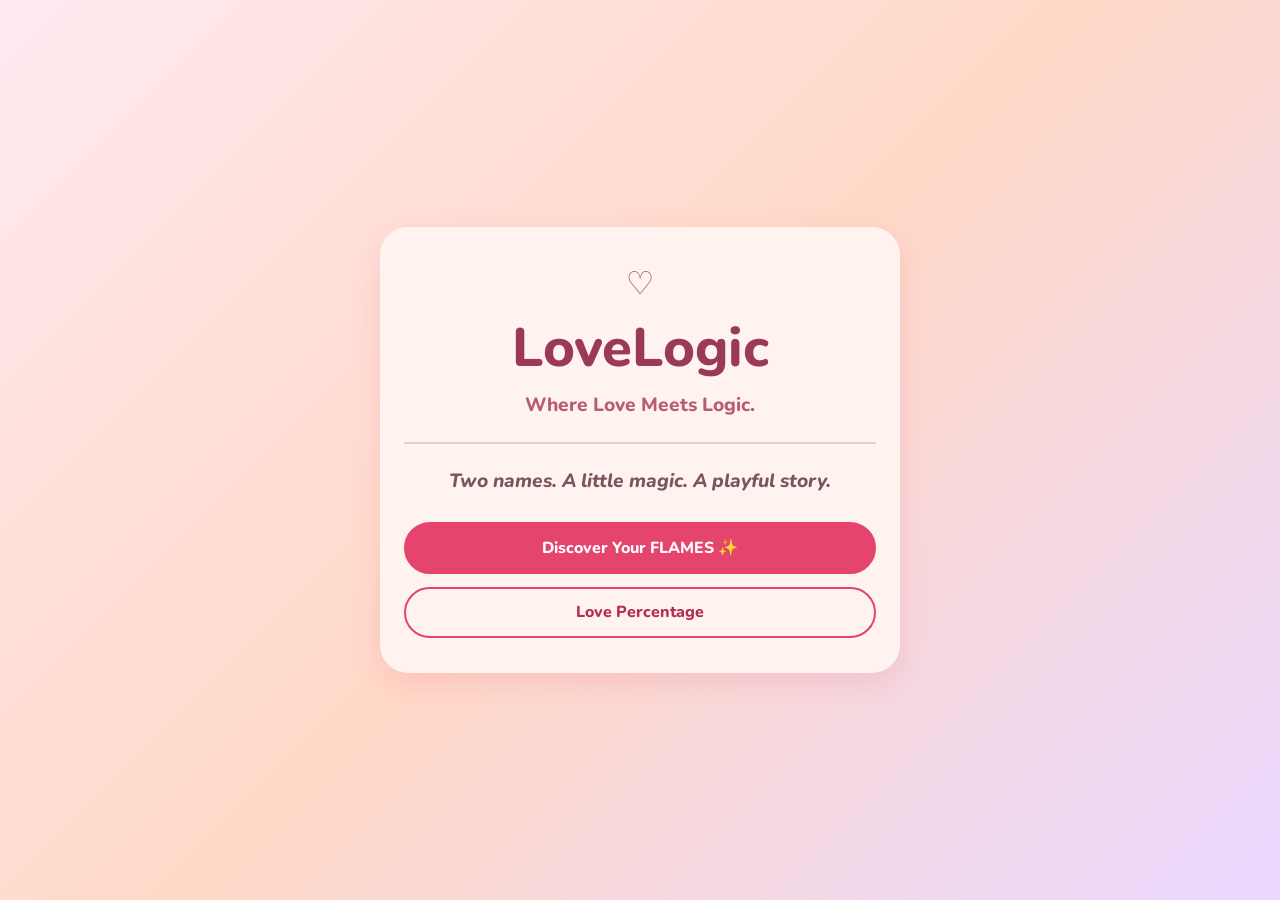
<file: index.html>
<!DOCTYPE html>
<html lang="en">
<head>
  <meta charset="UTF-8" />
  <meta name="viewport" content="width=device-width, initial-scale=1.0" />
  <title>LoveLogic</title>
  <link rel="preconnect" href="https://fonts.googleapis.com" />
  <link rel="preconnect" href="https://fonts.gstatic.com" crossorigin />
  <link href="https://fonts.googleapis.com/css2?family=Fraunces:ital,wght@0,600;1,600&family=Nunito:ital,wght@0,400;0,800;1,800&display=swap" rel="stylesheet" />
  <link rel="stylesheet" href="style.css" />
  <style>
    .home { min-height: 100vh; display: grid; place-items: center; padding: 1.5rem; }
    .home-card { width: min(100%, 520px); text-align: center; padding: 2.2rem 1.5rem; border-radius: 28px; background: #fff3f0; box-shadow: 0 10px 30px rgba(229, 68, 109, 0.15); }
    .home-heart { font-size: 2rem; color: #b85c74; }
    .home-card h1 { font-family: "Nunito", sans-serif; font-weight: 800; font-size: clamp(2.4rem, 11vw, 3.4rem); color: #9b3a58; font-style: normal; letter-spacing: 0; margin: 0.4rem 0; }
    .home-sub { font-weight: 800; font-size: 1.2rem; color: #b85c74; }
    .home-line { border: 0; border-top: 2px solid #ebc9d0; margin: 1.5rem 0; }
    .home-tag { font-style: italic; font-weight: 800; font-size: 1.2rem; color: #7a5560; }
    .home-buttons { display: grid; gap: 0.8rem; margin-top: 1.8rem; }
    .home-buttons a { text-decoration: none; text-align: center; }
  </style>
</head>
<body>
  <main class="home">
    <section class="home-card">
      <div class="home-heart">&#9825;</div>
      <h1>LoveLogic</h1>
      <p class="home-sub">Where Love Meets Logic.</p>
      <hr class="home-line" />
      <p class="home-tag">Two names. A little magic. A playful story.</p>
      <div class="home-buttons">
        <a class="btn primary" href="flames.html">Discover Your FLAMES &#10024;</a>
        <a class="btn ghost" href="percentage.html">Love Percentage</a>
      </div>
    </section>
  </main>
</body>
</html>
</file>
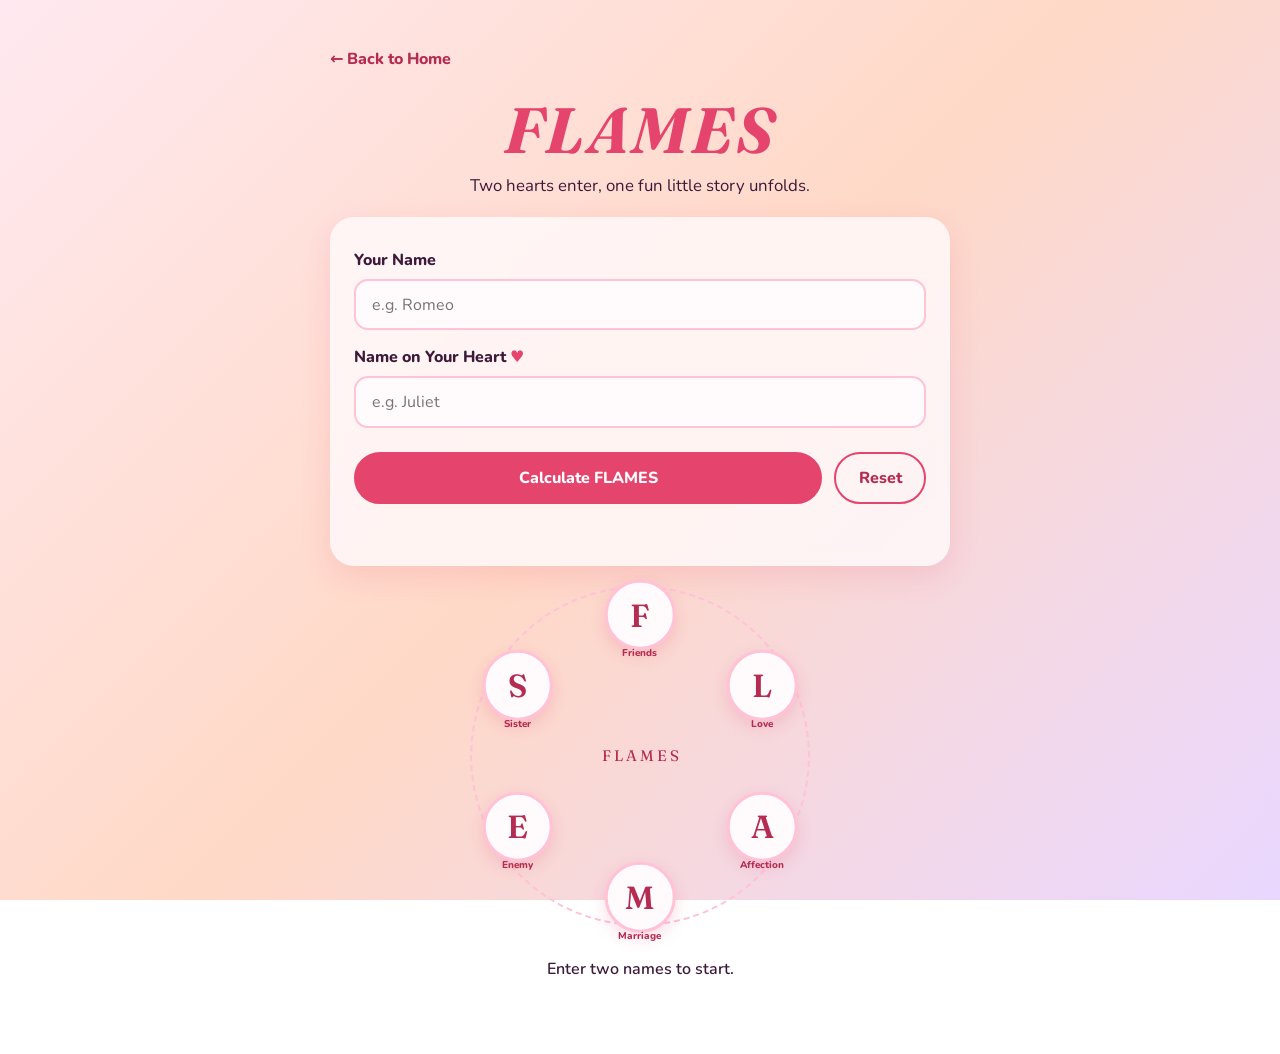
<file: flames.html>
<!DOCTYPE html>
<html lang="en">
<head>
  <meta charset="UTF-8" />
  <meta name="viewport" content="width=device-width, initial-scale=1.0" />
  <title>FLAMES – Relationship Calculator</title>
  <link rel="preconnect" href="https://fonts.googleapis.com" />
  <link rel="preconnect" href="https://fonts.gstatic.com" crossorigin />
  <link href="https://fonts.googleapis.com/css2?family=Fraunces:ital,wght@0,600;1,600&family=Nunito:wght@400;600;800&display=swap" rel="stylesheet" />
  <link rel="stylesheet" href="style.css" />
</head>
<body>
  <!-- Floating hearts are injected here by script.js -->
  <div class="hearts" id="hearts" aria-hidden="true"></div>

  <main class="app">
    <a href="index.html" style="color:#b52c52;font-weight:800;text-decoration:none">&#8592; Back to Home</a>
    <header class="title">
      <h1>FLAMES</h1>
      <p>Two hearts enter, one fun little story unfolds.</p>
    </header>

    <!-- 1. INPUT FORM -->
    <form class="card form" id="flamesForm" novalidate>
      <label for="name1">Your Name</label>
      <input id="name1" type="text" placeholder="e.g. Romeo" autocomplete="off" maxlength="40" />

      <label for="name2">Name on Your Heart <span style="color:#e5446d">&hearts;</span></label>
      <input id="name2" type="text" placeholder="e.g. Juliet" autocomplete="off" maxlength="40" />

      <div class="buttons">
        <button type="submit" class="btn primary" id="calcBtn">Calculate FLAMES</button>
        <button type="button" class="btn ghost" id="resetBtn">Reset</button>
      </div>
      <!-- Validation messages appear here -->
      <p class="message" id="message" role="alert" aria-live="polite"></p>
    </form>

    <!-- 3. FLAMES RING (one tile per node of the circular list) -->
    <section class="stage" aria-label="FLAMES elimination">
      <div class="ring" id="ring">
        <div class="ring-center" id="ringCenter">F L A M E S</div>
      </div>
      <p class="log" id="log" aria-live="polite">Enter two names to start.</p>
    </section>

    <!-- 4. RESULT CARD -->
    <section class="card result" id="result" hidden>
      <div class="result-letter" id="resultLetter">F</div>
      <h2 id="resultWord">Friends</h2>
      <p id="resultText"></p>
    </section>
  </main>

  <script src="script.js"></script>
</body>
</html>
</file>
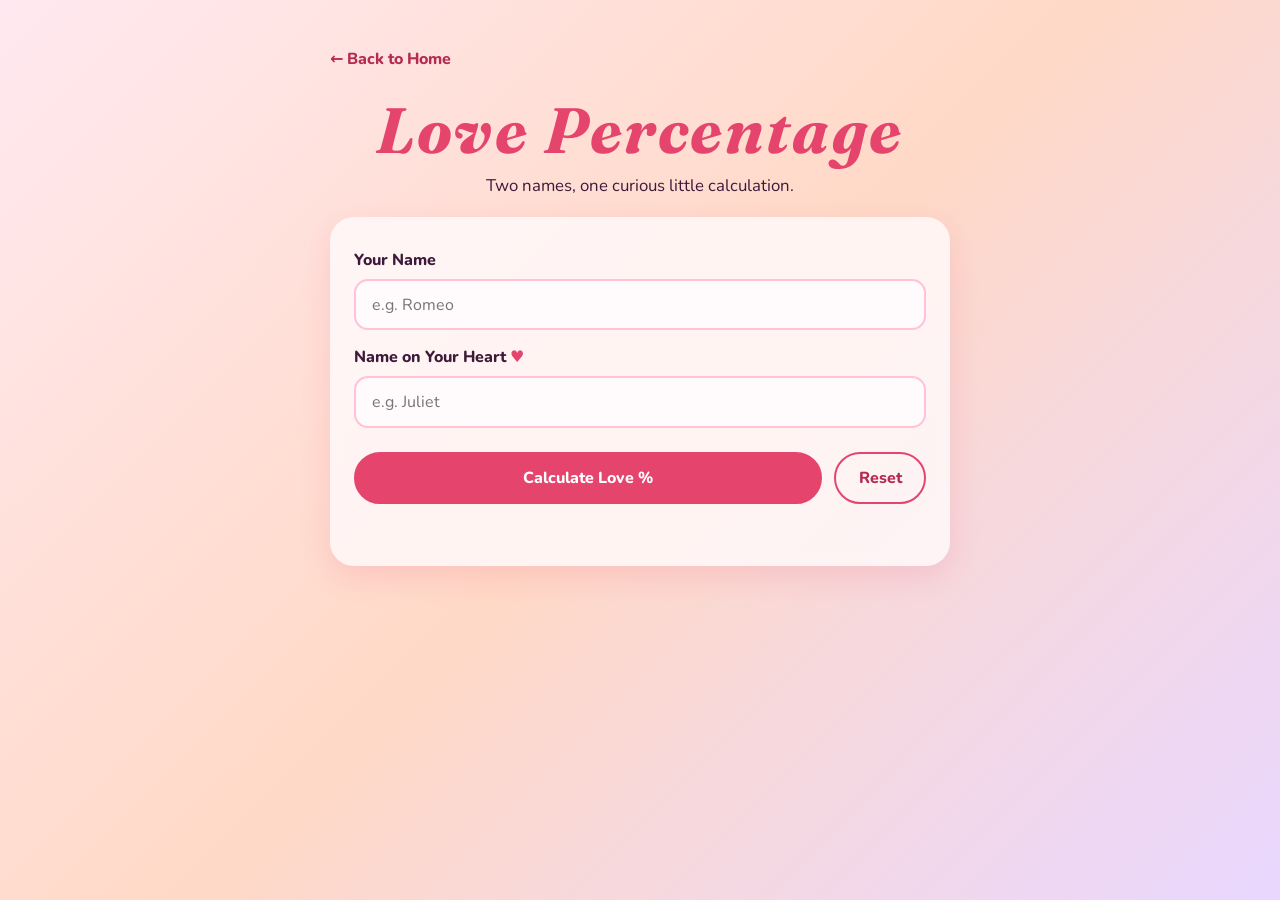
<file: percentage.html>
<!DOCTYPE html>
<html lang="en">
<head>
  <meta charset="UTF-8" />
  <meta name="viewport" content="width=device-width, initial-scale=1.0" />
  <title>Love Percentage - LoveLogic</title>
  <link rel="preconnect" href="https://fonts.googleapis.com" />
  <link rel="preconnect" href="https://fonts.gstatic.com" crossorigin />
  <link href="https://fonts.googleapis.com/css2?family=Fraunces:ital,wght@0,600;1,600&family=Nunito:wght@400;600;800&display=swap" rel="stylesheet" />
  <link rel="stylesheet" href="style.css" />
</head>
<body>
  <main class="app">
    <a href="index.html" style="color:#b52c52;font-weight:800;text-decoration:none">&#8592; Back to Home</a>

    <header class="title">
      <h1>Love Percentage</h1>
      <p>Two names, one curious little calculation.</p>
    </header>

    <form class="card form" id="loveForm" novalidate>
      <label for="pname1">Your Name</label>
      <input id="pname1" type="text" placeholder="e.g. Romeo" autocomplete="off" maxlength="40" />

      <label for="pname2">Name on Your Heart <span style="color:#e5446d">&hearts;</span></label>
      <input id="pname2" type="text" placeholder="e.g. Juliet" autocomplete="off" maxlength="40" />

      <div class="buttons">
        <button type="submit" class="btn primary">Calculate Love %</button>
        <button type="button" class="btn ghost" id="pReset">Reset</button>
      </div>
      <p class="message" id="pMessage" role="alert" aria-live="polite"></p>
    </form>

    <section class="card result" id="pResult" hidden>
      <div class="result-letter">&#128152;</div>
      <h2 id="pPercent" style="font-size:3.2rem">0%</h2>
    </section>
  </main>

  <script src="percentage.js"></script>
</body>
</html>
</file>
<file: style.css>
/* ===== Design tokens ===== */
:root {
  --blush: #ffe9f0;
  --petal: #ffc2d6;
  --rose: #e5446d;
  --rose-dark: #b52c52;
  --plum: #3d1a3a;
  --peach: #ffd9c7;
  --lilac: #e9d7ff;
  --white: #fffafc;
  --font-head: "Fraunces", Georgia, serif;
  --font-body: "Nunito", system-ui, sans-serif;
}
 
* { box-sizing: border-box; margin: 0; padding: 0; }
 
body {
  font-family: var(--font-body);
  color: var(--plum);
  min-height: 100vh;
  background: linear-gradient(135deg, var(--blush), var(--peach) 50%, var(--lilac));
  background-attachment: fixed;
  overflow-x: hidden;
}
 
/* ===== Layout ===== */
.app {
  position: relative;
  z-index: 1;
  width: min(100% - 2rem, 560px);
  margin: 0 auto;
  padding: 2rem 0 3rem;
  display: grid;
  gap: 1.25rem;
}
 
.title { text-align: center; }
.title h1 {
  font-family: var(--font-head);
  font-style: italic;
  font-size: clamp(2.6rem, 10vw, 4rem);
  color: var(--rose);
  letter-spacing: 0.04em;
}
.title p { margin-top: 0.3rem; font-size: 1.05rem; }
 
.card {
  background: rgba(255, 250, 252, 0.8);
  backdrop-filter: blur(6px);
  border-radius: 24px;
  padding: 1.5rem;
  box-shadow: 0 10px 30px rgba(229, 68, 109, 0.15);
}
 
/* ===== Form ===== */
.form { display: grid; gap: 0.5rem; }
.form label { font-weight: 800; margin-top: 0.5rem; }
.form input {
  font: inherit;
  padding: 0.8rem 1rem;
  border: 2px solid var(--petal);
  border-radius: 14px;
  background: var(--white);
  color: var(--plum);
  transition: border-color 0.2s, box-shadow 0.2s;
}
.form input:focus-visible {
  outline: none;
  border-color: var(--rose);
  box-shadow: 0 0 0 4px rgba(229, 68, 109, 0.2);
}
 
.buttons { display: flex; gap: 0.75rem; margin-top: 1rem; flex-wrap: wrap; }
.btn {
  font: inherit;
  font-weight: 800;
  padding: 0.8rem 1.4rem;
  border-radius: 999px;
  border: 2px solid var(--rose);
  cursor: pointer;
  transition: transform 0.15s, background 0.2s;
}
.btn:focus-visible { outline: 3px solid var(--plum); outline-offset: 3px; }
.btn:active { transform: scale(0.96); }
.btn.primary { flex: 1 1 200px; background: var(--rose); color: #fff; }
.btn.primary:hover:not(:disabled) { background: var(--rose-dark); }
.btn.primary:disabled { opacity: 0.6; cursor: wait; }
.btn.ghost { background: transparent; color: var(--rose-dark); }
.btn.ghost:hover { background: var(--petal); }
 
.message { min-height: 1.4em; margin-top: 0.5rem; color: var(--rose-dark); font-weight: 600; }
 
/* ===== Summary ===== */
.summary h2 { font-family: var(--font-head); font-size: 1.2rem; margin-bottom: 0.6rem; }
.chips { display: flex; flex-wrap: wrap; gap: 0.35rem; min-height: 2rem; }
.chip {
  background: var(--petal);
  border-radius: 8px;
  padding: 0.15rem 0.55rem;
  font-weight: 800;
}
.count { margin-top: 0.8rem; }
.count strong { font-size: 1.5rem; color: var(--rose); }
 
/* ===== FLAMES ring =====
   Each tile's left/top is set in script.js so the six
   tiles sit on a circle, just like the circular list. */
.stage { text-align: center; }
.ring {
  position: relative;
  width: min(86vw, 340px);
  aspect-ratio: 1;
  margin: 0 auto;
  border-radius: 50%;
  border: 2px dashed var(--petal);
}
.ring-center {
  position: absolute;
  inset: 32%;
  display: grid;
  place-items: center;
  text-align: center;
  font-family: var(--font-head);
  font-size: 0.95rem;
  color: var(--rose-dark);
}
.ring-center.num { font-size: 2.4rem; }
 
.tile {
  position: absolute;
  width: 21%;
  aspect-ratio: 1;
  transform: translate(-50%, -50%);
  display: grid;
  place-items: center;
  border-radius: 50%;
  background: var(--white);
  border: 3px solid var(--petal);
  font-family: var(--font-head);
  font-size: clamp(1.4rem, 7vw, 2rem);
  font-weight: 600;
  color: var(--rose-dark);
  box-shadow: 0 6px 16px rgba(229, 68, 109, 0.18);
  transition: background 0.4s, color 0.4s, border-color 0.4s, opacity 0.6s, filter 0.6s;
}
.tile small {
  position: absolute;
  bottom: -1.3em;
  font-family: var(--font-body);
  font-size: 0.62rem;
  font-weight: 800;
  white-space: nowrap;
}
.tile.pointing { border-color: var(--rose); animation: pulse 0.5s ease 2; }
.tile.out {
  opacity: 0.3;
  filter: grayscale(1);
  background: #eee;
  border-color: #ccc;
  text-decoration: line-through;
}
.tile.winner {
  background: var(--rose);
  color: #fff;
  border-color: var(--rose-dark);
  animation: glow 1.2s ease-in-out infinite alternate;
  z-index: 2;
}
 
.log { margin-top: 2rem; min-height: 3em; font-weight: 600; }
 
/* ===== Result card ===== */
.result { text-align: center; }
.result:not([hidden]) { animation: pop 0.6s cubic-bezier(0.2, 1.4, 0.4, 1); }
.result-letter {
  width: 5rem; height: 5rem;
  margin: 0 auto 0.6rem;
  display: grid; place-items: center;
  border-radius: 50%;
  background: linear-gradient(135deg, var(--rose), #ff8fab);
  color: #fff;
  font-family: var(--font-head);
  font-size: 2.6rem;
}
.result h2 { font-family: var(--font-head); font-size: 2rem; color: var(--rose); }
.result p { margin-top: 0.4rem; }
/* Fade in the relationship name and description when the result appears */
.result:not([hidden]) h2,
.result:not([hidden]) p {
  animation: fadeIn 0.9s ease 0.3s both;
}
 
/* ===== Floating hearts (background) ===== */
.hearts { position: fixed; inset: 0; pointer-events: none; z-index: 0; overflow: hidden; }
.heart {
  position: absolute;
  bottom: -2rem;
  opacity: 0;
  animation: floatUp linear infinite;
}
 
/* ===== Animations ===== */
@keyframes floatUp {
  0%   { transform: translateY(0) rotate(0deg); opacity: 0; }
  10%  { opacity: 0.55; }
  100% { transform: translateY(-110vh) rotate(25deg); opacity: 0; }
}
@keyframes pulse { 50% { transform: translate(-50%, -50%) scale(1.18); } }
@keyframes glow {
  from { box-shadow: 0 0 10px rgba(229, 68, 109, 0.5); }
  to   { box-shadow: 0 0 34px rgba(229, 68, 109, 0.95); }
}
@keyframes pop { from { transform: scale(0.6); opacity: 0; } to { transform: scale(1); opacity: 1; } }
 @keyframes fadeIn {
  from { opacity: 0; transform: translateY(6px); }
  to   { opacity: 1; transform: none; }
}
/* ===== Responsive ===== */
@media (min-width: 768px) {
  .app { width: min(100% - 4rem, 620px); padding-top: 3rem; }
}
@media (max-width: 380px) {
  .card { padding: 1.1rem; }
  .tile small { display: none; }
}
 
/* Respect people who turn animations off */
@media (prefers-reduced-motion: reduce) {
  *, *::before, *::after { animation-duration: 0.01ms !important; animation-iteration-count: 1 !important; transition-duration: 0.01ms !important; }
  .hearts { display: none; }
}
 

/* Love number shown in the middle of the FLAMES ring */
.ring-center.num { font-size: 0.85rem; line-height: 1.3; }
.ring-center .big { font-size: 2.4rem; color: var(--rose); font-family: var(--font-head); }
</file>
